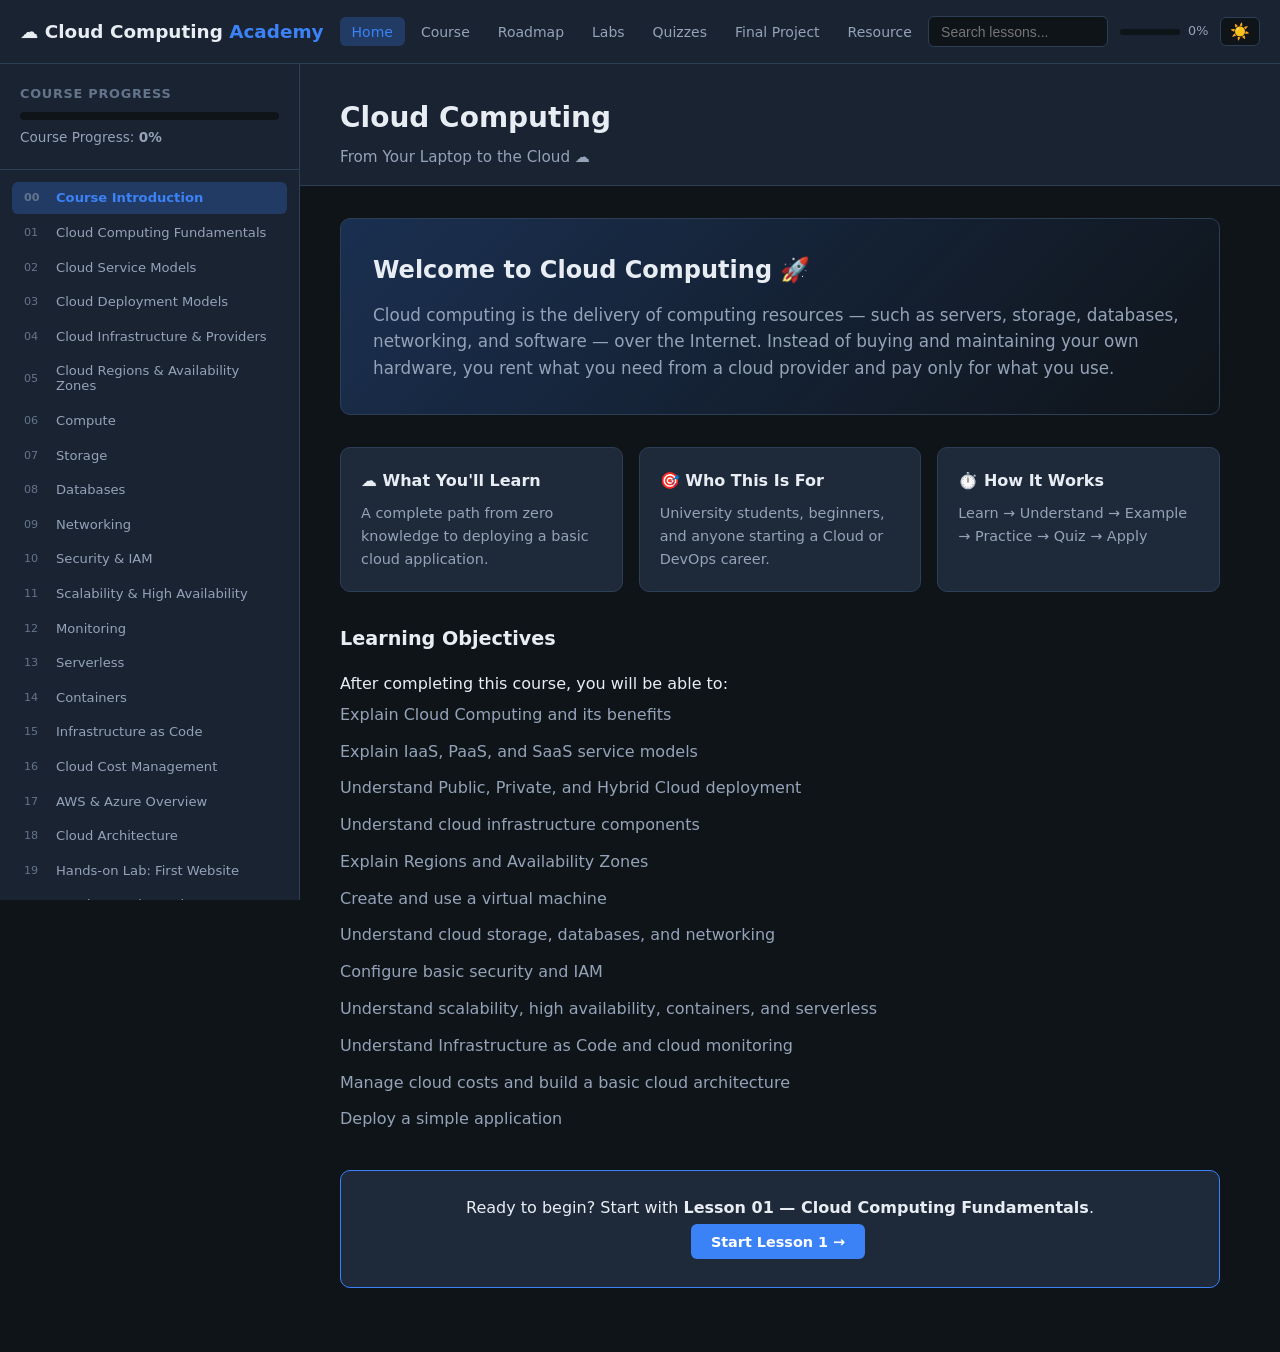
<file: Workshop/cloud-course/index.html>
<!DOCTYPE html>
<html lang="en" data-theme="dark">
<head>
  <meta charset="UTF-8">
  <meta name="viewport" content="width=device-width, initial-scale=1.0">
  <meta name="description" content="Cloud Computing Academy — A complete interactive course from zero to intermediate level. Learn IaaS, PaaS, SaaS, AWS, Azure, Docker, Kubernetes, and more.">
  <title>Cloud Computing Academy ☁️</title>
  <link rel="stylesheet" href="css/style.css">
</head>
<body>
  <header class="site-header" role="banner">
    <button class="menu-toggle" id="sidebarToggle" aria-label="Toggle course menu" aria-expanded="false">☰</button>
    <a href="#home" class="logo" aria-label="Cloud Computing Academy home">☁️ Cloud Computing <span>Academy</span></a>

    <nav class="main-nav" aria-label="Main navigation">
      <button class="nav-link active" data-nav="home">Home</button>
      <button class="nav-link" data-nav="course">Course</button>
      <button class="nav-link" data-nav="roadmap">Roadmap</button>
      <button class="nav-link" data-nav="labs">Labs</button>
      <button class="nav-link" data-nav="quizzes">Quizzes</button>
      <button class="nav-link" data-nav="project">Final Project</button>
      <button class="nav-link" data-nav="resources">Resources</button>
    </nav>

    <div class="header-actions">
      <div class="search-box">
        <input type="search" id="searchInput" placeholder="Search lessons..." aria-label="Search lessons">
        <div class="search-results hidden" id="searchResults" role="listbox" aria-label="Search results"></div>
      </div>
      <div class="progress-badge" aria-label="Course progress">
        <div class="progress-mini" role="progressbar" aria-valuemin="0" aria-valuemax="100" aria-valuenow="0">
          <div class="progress-mini-fill" id="progressBar"></div>
        </div>
        <span id="progressHeader">0%</span>
      </div>
      <button class="icon-btn" id="themeToggle" aria-label="Switch to light mode">☀️</button>
    </div>
  </header>

  <div class="app-layout">
    <aside class="sidebar" id="sidebar" role="navigation" aria-label="Course sections">
      <div class="sidebar-progress">
        <h3>Course Progress</h3>
        <div class="progress-bar-wrap" role="progressbar" aria-valuemin="0" aria-valuemax="100" aria-valuenow="0" aria-label="Overall course progress">
          <div class="progress-bar" id="progressBarSidebar"></div>
        </div>
        <p class="progress-label">Course Progress: <strong id="progressText">0%</strong></p>
      </div>
      <nav class="sidebar-nav" id="sidebarNav" aria-label="Lesson list"></nav>
    </aside>

    <div class="overlay" id="overlay" aria-hidden="true"></div>

    <main class="main-area" role="main">
      <header class="content-header">
        <h1 id="lessonTitle">Cloud Computing</h1>
        <p id="lessonSubtitle">From Your Laptop to the Cloud ☁️</p>
      </header>
      <article class="main-content" id="mainContent" aria-live="polite">
        <p>Loading course content...</p>
      </article>
    </main>
  </div>

  <script src="js/progress.js"></script>
  <script src="js/quizzes.js"></script>
  <script src="js/lessons.js"></script>
  <script src="js/app.js"></script>
</body>
</html>
</file>
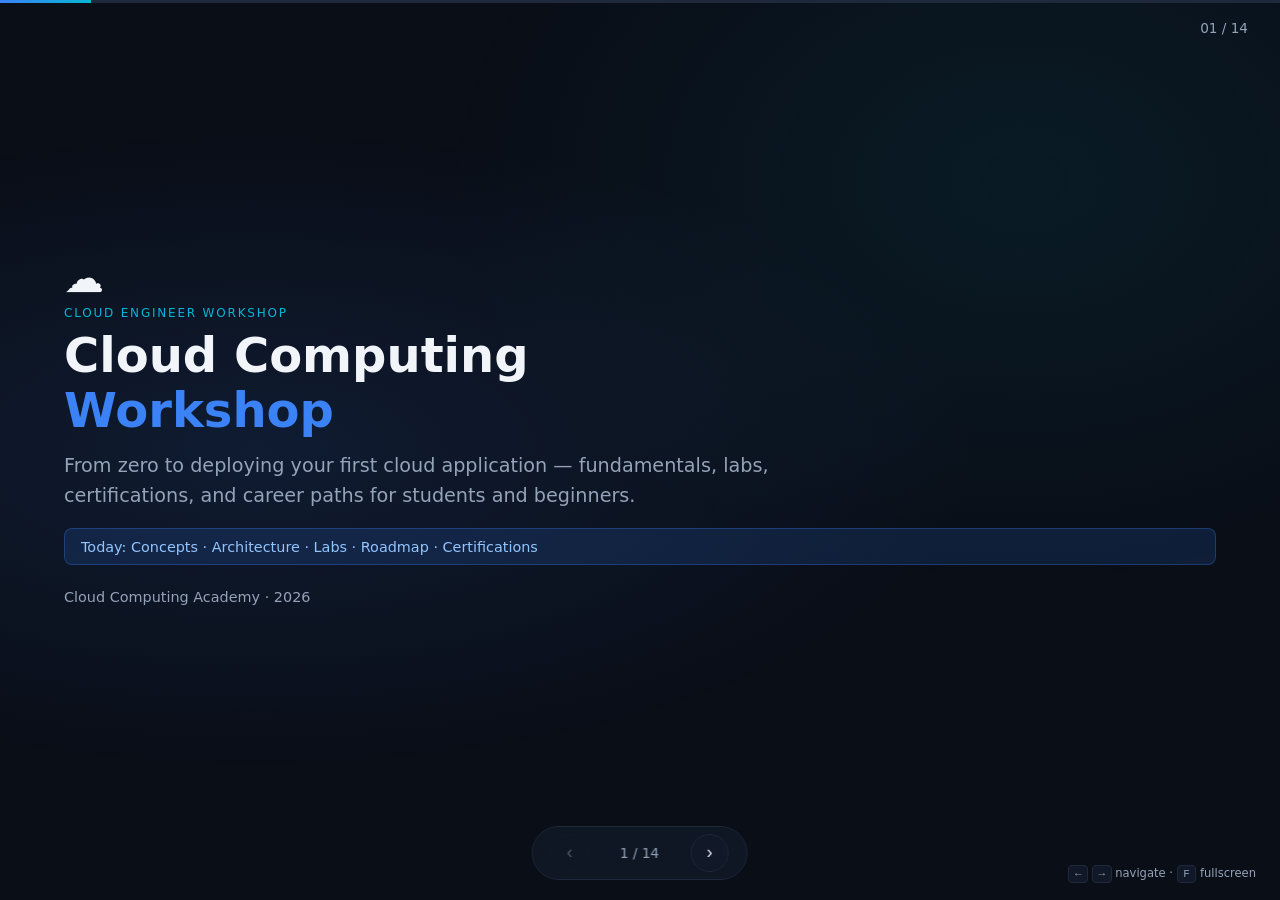
<file: Workshop/cloud-course/islide.htm>
<!DOCTYPE html>
<html lang="en">
<head>
  <meta charset="UTF-8">
  <meta name="viewport" content="width=device-width, initial-scale=1.0">
  <title>Cloud Computing Workshop — Presentation</title>
  <style>
    *, *::before, *::after { box-sizing: border-box; margin: 0; padding: 0; }

    :root {
      --bg: #0a0e17;
      --bg-card: #111827;
      --accent: #3b82f6;
      --accent2: #06b6d4;
      --text: #f1f5f9;
      --muted: #94a3b8;
      --border: #1e293b;
      --success: #22c55e;
      --warning: #f59e0b;
      --purple: #a855f7;
      --orange: #f97316;
    }

    html, body {
      height: 100%;
      font-family: 'Segoe UI', system-ui, sans-serif;
      background: var(--bg);
      color: var(--text);
      overflow: hidden;
    }

    body::before {
      content: '';
      position: fixed;
      inset: 0;
      background:
        radial-gradient(ellipse at 20% 50%, rgba(59,130,246,0.12) 0%, transparent 50%),
        radial-gradient(ellipse at 80% 20%, rgba(6,182,212,0.08) 0%, transparent 40%);
      pointer-events: none;
      z-index: 0;
    }

    .deck { position: relative; width: 100vw; height: 100vh; z-index: 1; }

    .slide {
      position: absolute;
      inset: 0;
      display: flex;
      flex-direction: column;
      justify-content: center;
      padding: 2.5rem 4rem 5rem;
      opacity: 0;
      visibility: hidden;
      transform: translateX(40px);
      transition: opacity 0.45s ease, transform 0.45s ease, visibility 0.45s;
      overflow-y: auto;
    }

    .slide.active { opacity: 1; visibility: visible; transform: translateX(0); }

    .slide-num {
      position: absolute;
      top: 1.25rem;
      right: 2rem;
      font-size: 0.85rem;
      color: var(--muted);
    }

    .slide-label {
      font-size: 0.75rem;
      text-transform: uppercase;
      letter-spacing: 0.15em;
      color: var(--accent2);
      margin-bottom: 0.5rem;
    }

    h1 { font-size: clamp(2rem, 5vw, 3rem); font-weight: 800; line-height: 1.15; margin-bottom: 0.75rem; }
    h1 span { color: var(--accent); }
    h2 { font-size: clamp(1.4rem, 3vw, 2.1rem); font-weight: 700; margin-bottom: 1rem; }

    .subtitle { font-size: clamp(0.95rem, 1.8vw, 1.2rem); color: var(--muted); max-width: 720px; line-height: 1.6; }
    .meta { margin-top: 1.5rem; font-size: 0.9rem; color: var(--muted); }

    ul.bullets { list-style: none; margin-top: 0.75rem; }
    ul.bullets li {
      padding: 0.4rem 0;
      padding-left: 1.5rem;
      position: relative;
      font-size: clamp(0.88rem, 1.6vw, 1.05rem);
      color: #cbd5e1;
      line-height: 1.45;
    }
    ul.bullets li::before { content: '▸'; position: absolute; left: 0; color: var(--accent); font-weight: bold; }

    .grid-2 { display: grid; grid-template-columns: 1fr 1fr; gap: 1rem; margin-top: 1rem; max-width: 960px; }
    .grid-3 { display: grid; grid-template-columns: repeat(3, 1fr); gap: 0.85rem; margin-top: 1rem; max-width: 1000px; }
    .grid-4 { display: grid; grid-template-columns: repeat(4, 1fr); gap: 0.75rem; margin-top: 1rem; max-width: 1000px; }

    .card {
      background: var(--bg-card);
      border: 1px solid var(--border);
      border-radius: 10px;
      padding: 1rem 1.15rem;
    }
    .card h3 { font-size: 0.95rem; margin-bottom: 0.4rem; color: var(--accent); }
    .card h4 { font-size: 0.88rem; margin-bottom: 0.35rem; color: var(--text); }
    .card p, .card li { font-size: 0.82rem; color: var(--muted); line-height: 1.45; }
    .card ul { list-style: none; margin-top: 0.3rem; }
    .card ul li { padding: 0.15rem 0; font-size: 0.8rem; }

    .diagram {
      background: #0d1117;
      border: 1px solid var(--border);
      border-radius: 10px;
      padding: 1rem 1.25rem;
      font-family: 'Cascadia Code', Consolas, monospace;
      font-size: 0.78rem;
      line-height: 1.5;
      color: var(--accent2);
      white-space: pre;
      margin-top: 0.75rem;
    }

    table { border-collapse: collapse; margin-top: 0.75rem; font-size: 0.82rem; width: 100%; max-width: 900px; }
    th, td { border: 1px solid var(--border); padding: 0.5rem 0.75rem; text-align: left; }
    th { background: var(--bg-card); color: var(--text); font-weight: 600; }
    td { color: var(--muted); }

    .highlight {
      display: inline-block;
      background: rgba(59,130,246,0.15);
      border: 1px solid rgba(59,130,246,0.3);
      border-radius: 8px;
      padding: 0.6rem 1rem;
      margin-top: 1rem;
      font-size: 0.9rem;
      color: #93c5fd;
    }

    .emoji-big { font-size: 2.5rem; margin-bottom: 0.35rem; }

    /* ── Charts ── */
    .chart-box {
      background: var(--bg-card);
      border: 1px solid var(--border);
      border-radius: 12px;
      padding: 1.25rem;
      margin-top: 0.75rem;
    }
    .chart-title { font-size: 0.8rem; color: var(--muted); margin-bottom: 1rem; text-transform: uppercase; letter-spacing: 0.08em; }

    .bar-chart { display: flex; flex-direction: column; gap: 0.65rem; }
    .bar-row { display: flex; align-items: center; gap: 0.75rem; }
    .bar-label { width: 110px; font-size: 0.78rem; color: var(--muted); text-align: right; flex-shrink: 0; }
    .bar-track { flex: 1; height: 22px; background: var(--bg); border-radius: 4px; overflow: hidden; }
    .bar-fill {
      height: 100%;
      border-radius: 4px;
      display: flex;
      align-items: center;
      padding-left: 8px;
      font-size: 0.7rem;
      font-weight: 600;
      color: #fff;
      animation: growBar 1s ease forwards;
      width: 0;
    }
    @keyframes growBar { to { width: var(--w); } }
    .bar-fill.aws { background: linear-gradient(90deg, #ff9900, #ffb84d); }
    .bar-fill.azure { background: linear-gradient(90deg, #0078d4, #50a0e8); }
    .bar-fill.gcp { background: linear-gradient(90deg, #4285f4, #6fa8f7); }
    .bar-fill.other { background: linear-gradient(90deg, #64748b, #94a3b8); }
    .bar-fill.cloud { background: linear-gradient(90deg, var(--accent), var(--accent2)); }
    .bar-fill.green { background: linear-gradient(90deg, var(--success), #4ade80); }

    .stack-chart {
      display: flex;
      height: 200px;
      gap: 1.5rem;
      align-items: flex-end;
      justify-content: center;
      padding: 0 1rem;
    }
    .stack-col { display: flex; flex-direction: column; align-items: center; gap: 0.5rem; flex: 1; max-width: 100px; }
    .stack-bar {
      width: 100%;
      border-radius: 6px 6px 0 0;
      display: flex;
      flex-direction: column-reverse;
      overflow: hidden;
      min-height: 40px;
    }
    .stack-seg { width: 100%; display: flex; align-items: center; justify-content: center; font-size: 0.65rem; font-weight: 600; color: #fff; }
    .stack-seg.app { background: #3b82f6; }
    .stack-seg.runtime { background: #8b5cf6; }
    .stack-seg.os { background: #06b6d4; }
    .stack-seg.infra { background: #22c55e; }
    .stack-name { font-size: 0.8rem; font-weight: 600; color: var(--text); }
    .stack-legend { display: flex; flex-wrap: wrap; gap: 0.75rem; margin-top: 0.75rem; font-size: 0.72rem; color: var(--muted); }
    .stack-legend span::before { content: ''; display: inline-block; width: 10px; height: 10px; border-radius: 2px; margin-right: 4px; vertical-align: middle; }
    .leg-app::before { background: #3b82f6; }
    .leg-runtime::before { background: #8b5cf6; }
    .leg-os::before { background: #06b6d4; }
    .leg-infra::before { background: #22c55e; }

    /* Donut chart */
    .donut-wrap { display: flex; align-items: center; gap: 2rem; flex-wrap: wrap; }
    .donut {
      width: 140px;
      height: 140px;
      border-radius: 50%;
      background: conic-gradient(
        #ff9900 0deg 144deg,
        #0078d4 144deg 234deg,
        #4285f4 234deg 288deg,
        #64748b 288deg 360deg
      );
      position: relative;
      flex-shrink: 0;
    }
    .donut::after {
      content: 'Cloud\nMarket';
      white-space: pre;
      text-align: center;
      font-size: 0.7rem;
      font-weight: 700;
      color: var(--muted);
      position: absolute;
      inset: 28%;
      background: var(--bg-card);
      border-radius: 50%;
      display: flex;
      align-items: center;
      justify-content: center;
    }
    .donut-legend { display: flex; flex-direction: column; gap: 0.4rem; font-size: 0.8rem; }
    .donut-legend div { display: flex; align-items: center; gap: 0.5rem; color: var(--muted); }
    .dot { width: 10px; height: 10px; border-radius: 50%; flex-shrink: 0; }

    /* Roadmap flow */
    .roadmap-flow {
      display: flex;
      align-items: center;
      gap: 0;
      overflow-x: auto;
      padding: 0.5rem 0;
      max-width: 100%;
    }
    .road-step {
      background: var(--bg-card);
      border: 1px solid var(--border);
      border-radius: 10px;
      padding: 0.65rem 0.85rem;
      min-width: 100px;
      text-align: center;
      flex-shrink: 0;
    }
    .road-step .num { font-size: 0.65rem; color: var(--accent2); font-weight: 700; }
    .road-step .name { font-size: 0.75rem; font-weight: 600; margin-top: 0.2rem; }
    .road-arrow { color: var(--accent); font-size: 1.2rem; padding: 0 0.25rem; flex-shrink: 0; }

    .roadmap-vertical { max-width: 520px; }
    .rv-step {
      display: flex;
      gap: 1rem;
      align-items: flex-start;
      padding: 0.6rem 0;
      border-left: 2px solid var(--border);
      margin-left: 1rem;
      padding-left: 1.25rem;
      position: relative;
    }
    .rv-step::before {
      content: '';
      width: 12px;
      height: 12px;
      background: var(--accent);
      border-radius: 50%;
      position: absolute;
      left: -7px;
      top: 0.85rem;
    }
    .rv-step.final::before { background: var(--success); width: 14px; height: 14px; left: -8px; }
    .rv-step h4 { font-size: 0.9rem; margin-bottom: 0.15rem; }
    .rv-step p { font-size: 0.78rem; color: var(--muted); }

    /* Cert path */
    .cert-level {
      display: flex;
      align-items: stretch;
      gap: 0.75rem;
      margin-top: 0.75rem;
    }
    .cert-tier {
      flex: 1;
      background: var(--bg-card);
      border: 1px solid var(--border);
      border-radius: 10px;
      padding: 1rem;
      text-align: center;
      position: relative;
    }
    .cert-tier.featured { border-color: var(--accent); box-shadow: 0 0 20px rgba(59,130,246,0.15); }
    .cert-tier .tier-label { font-size: 0.65rem; text-transform: uppercase; letter-spacing: 0.1em; color: var(--accent2); }
    .cert-tier h4 { font-size: 0.9rem; margin: 0.4rem 0; }
    .cert-tier p { font-size: 0.75rem; color: var(--muted); }
    .cert-tier .badge-icon { font-size: 1.5rem; margin-bottom: 0.25rem; }

    .spec-card { border-top: 3px solid var(--accent); }
    .spec-card.devops { border-top-color: var(--orange); }
    .spec-card.security { border-top-color: var(--danger, #ef4444); }
    .spec-card.data { border-top-color: var(--purple); }
    .spec-card.arch { border-top-color: var(--success); }

    .two-col { display: grid; grid-template-columns: 1fr 1fr; gap: 1.5rem; align-items: start; max-width: 1000px; }

    .slide-content-wrap { max-width: 1000px; }

    /* Controls */
    .controls {
      position: fixed;
      bottom: 1.25rem;
      left: 50%;
      transform: translateX(-50%);
      display: flex;
      align-items: center;
      gap: 1rem;
      z-index: 100;
      background: rgba(17,24,39,0.92);
      border: 1px solid var(--border);
      border-radius: 99px;
      padding: 0.45rem 1.15rem;
      backdrop-filter: blur(12px);
    }
    .controls button {
      background: var(--bg-card);
      border: 1px solid var(--border);
      color: var(--text);
      width: 38px;
      height: 38px;
      border-radius: 50%;
      cursor: pointer;
      font-size: 1.1rem;
      transition: 0.2s;
    }
    .controls button:hover { border-color: var(--accent); color: var(--accent); }
    .controls button:disabled { opacity: 0.3; cursor: default; }
    #slideCounter { font-size: 0.85rem; color: var(--muted); min-width: 70px; text-align: center; }

    .progress-track { position: fixed; top: 0; left: 0; right: 0; height: 3px; background: var(--border); z-index: 100; }
    .progress-fill { height: 100%; background: linear-gradient(90deg, var(--accent), var(--accent2)); transition: width 0.4s ease; width: 5%; }

    .kbd-hint { position: fixed; bottom: 1.25rem; right: 1.5rem; font-size: 0.72rem; color: var(--muted); z-index: 100; }
    kbd { background: var(--bg-card); border: 1px solid var(--border); border-radius: 4px; padding: 0.1rem 0.35rem; font-size: 0.68rem; }

    @media (max-width: 900px) {
      .slide { padding: 2rem 1.25rem 5rem; }
      .grid-2, .grid-3, .grid-4, .two-col { grid-template-columns: 1fr; }
      .cert-level { flex-direction: column; }
      .kbd-hint { display: none; }
    }

    @media print {
      .controls, .progress-track, .kbd-hint, .slide-num { display: none; }
      .slide { position: relative; opacity: 1 !important; visibility: visible !important; transform: none !important; page-break-after: always; height: auto; min-height: 100vh; }
      body { overflow: visible; }
    }
  </style>
</head>
<body>

  <div class="progress-track"><div class="progress-fill" id="progressFill"></div></div>

  <div class="deck" id="deck">

    <!-- 1 Title -->
    <section class="slide active">
      <span class="slide-num"></span>
      <div class="emoji-big">☁️</div>
      <p class="slide-label">Cloud Engineer Workshop</p>
      <h1>Cloud Computing<br><span>Workshop</span></h1>
      <p class="subtitle">From zero to deploying your first cloud application — fundamentals, labs, certifications, and career paths for students and beginners.</p>
      <div class="highlight">Today: Concepts · Architecture · Labs · Roadmap · Certifications</div>
      <p class="meta">Cloud Computing Academy · 2026</p>
    </section>

    <!-- 2 What is Cloud + market chart -->
    <section class="slide">
      <span class="slide-num"></span>
      <p class="slide-label">Fundamentals</p>
      <h2>What Is Cloud Computing?</h2>
      <div class="two-col">
        <div>
          <p class="subtitle" style="margin-bottom:0.75rem">Delivery of servers, storage, databases, and networking over the Internet — on demand, pay-as-you-go.</p>
          <ul class="bullets">
            <li><strong>Rent</strong> instead of buying physical hardware</li>
            <li><strong>Scale</strong> resources up or down in minutes</li>
            <li>Provider manages data centers, power, cooling</li>
            <li><strong>Analogy:</strong> Electricity grid vs. own power plant</li>
          </ul>
        </div>
        <div class="chart-box">
          <div class="chart-title">Global Cloud Spending Growth ($ Billions)</div>
          <div class="bar-chart">
            <div class="bar-row"><span class="bar-label">2022</span><div class="bar-track"><div class="bar-fill cloud" style="--w:45%">$545B</div></div></div>
            <div class="bar-row"><span class="bar-label">2023</span><div class="bar-track"><div class="bar-fill cloud" style="--w:55%">$678B</div></div></div>
            <div class="bar-row"><span class="bar-label">2024</span><div class="bar-track"><div class="bar-fill cloud" style="--w:65%">$790B</div></div></div>
            <div class="bar-row"><span class="bar-label">2026 est.</span><div class="bar-track"><div class="bar-fill green" style="--w:80%">$950B+</div></div></div>
          </div>
          <p style="font-size:0.72rem;color:var(--muted);margin-top:0.5rem">Cloud is one of the fastest-growing areas in IT — high demand for skilled engineers.</p>
        </div>
      </div>
    </section>

    <!-- 3 Service models + stack chart -->
    <section class="slide">
      <span class="slide-num"></span>
      <p class="slide-label">Service Models</p>
      <h2>IaaS · PaaS · SaaS</h2>
      <div class="two-col">
        <div class="chart-box">
          <div class="chart-title">Shared Responsibility Model (who manages what)</div>
          <div class="stack-chart">
            <div class="stack-col">
              <div class="stack-bar" style="height:180px">
                <div class="stack-seg app" style="flex:1">App</div>
                <div class="stack-seg runtime" style="flex:1">Run</div>
                <div class="stack-seg os" style="flex:1">OS</div>
                <div class="stack-seg infra" style="flex:2">Infra</div>
              </div>
              <span class="stack-name">IaaS</span>
            </div>
            <div class="stack-col">
              <div class="stack-bar" style="height:180px">
                <div class="stack-seg app" style="flex:1">App</div>
                <div class="stack-seg runtime" style="flex:1">Run</div>
                <div class="stack-seg os" style="flex:1">OS</div>
                <div class="stack-seg infra" style="flex:2">Infra</div>
              </div>
              <span class="stack-name">PaaS</span>
            </div>
            <div class="stack-col">
              <div class="stack-bar" style="height:180px">
                <div class="stack-seg app" style="flex:0.2;background:#1e293b"></div>
                <div class="stack-seg app" style="flex:0.8">App</div>
                <div class="stack-seg runtime" style="flex:1">Run</div>
                <div class="stack-seg os" style="flex:1">OS</div>
                <div class="stack-seg infra" style="flex:2">Infra</div>
              </div>
              <span class="stack-name">SaaS</span>
            </div>
          </div>
          <div class="stack-legend">
            <span class="leg-app">Application</span>
            <span class="leg-runtime">Runtime</span>
            <span class="leg-os">Operating System</span>
            <span class="leg-infra">Infrastructure (Provider)</span>
          </div>
        </div>
        <div class="grid-1">
          <table>
            <thead><tr><th>Model</th><th>You Manage</th><th>Examples</th></tr></thead>
            <tbody>
              <tr><td><strong>IaaS</strong></td><td>OS, apps, config</td><td>EC2, Azure VMs</td></tr>
              <tr><td><strong>PaaS</strong></td><td>Application code</td><td>App Engine, Heroku</td></tr>
              <tr><td><strong>SaaS</strong></td><td>Just use the app</td><td>Gmail, Salesforce</td></tr>
            </tbody>
          </table>
        </div>
      </div>
    </section>

    <!-- 4 Providers + market share donut -->
    <section class="slide">
      <span class="slide-num"></span>
      <p class="slide-label">Cloud Providers</p>
      <h2>Major Cloud Providers</h2>
      <div class="two-col">
        <div class="chart-box">
          <div class="chart-title">Global Cloud Market Share (approx.)</div>
          <div class="donut-wrap">
            <div class="donut"></div>
            <div class="donut-legend">
              <div><span class="dot" style="background:#ff9900"></span> AWS — ~40%</div>
              <div><span class="dot" style="background:#0078d4"></span> Azure — ~25%</div>
              <div><span class="dot" style="background:#4285f4"></span> Google Cloud — ~15%</div>
              <div><span class="dot" style="background:#64748b"></span> Others — ~20%</div>
            </div>
          </div>
        </div>
        <div>
          <table>
            <thead><tr><th>Service</th><th>AWS</th><th>Azure</th><th>GCP</th></tr></thead>
            <tbody>
              <tr><td>Compute</td><td>EC2</td><td>VMs</td><td>Compute Engine</td></tr>
              <tr><td>Storage</td><td>S3</td><td>Blob</td><td>Cloud Storage</td></tr>
              <tr><td>Database</td><td>RDS</td><td>Azure SQL</td><td>Cloud SQL</td></tr>
              <tr><td>Network</td><td>VPC</td><td>VNet</td><td>VPC</td></tr>
              <tr><td>Serverless</td><td>Lambda</td><td>Functions</td><td>Cloud Functions</td></tr>
              <tr><td>Kubernetes</td><td>EKS</td><td>AKS</td><td>GKE</td></tr>
            </tbody>
          </table>
          <p class="highlight" style="font-size:0.82rem">Learn concepts once — they transfer across all providers.</p>
        </div>
      </div>
    </section>

    <!-- 5 Core services -->
    <section class="slide">
      <span class="slide-num"></span>
      <p class="slide-label">Building Blocks</p>
      <h2>Core Cloud Services</h2>
      <div class="grid-2">
        <div class="card"><h3>⚡ Compute</h3><p>VMs, containers, serverless — run your code</p><ul><li>EC2 · Azure VMs · Lambda</li></ul></div>
        <div class="card"><h3>💾 Storage</h3><p>Object, block, file — persist data</p><ul><li>S3 · Blob · EBS</li></ul></div>
        <div class="card"><h3>🗄️ Databases</h3><p>SQL and NoSQL managed databases</p><ul><li>RDS · Cosmos DB · DynamoDB</li></ul></div>
        <div class="card"><h3>🌐 Networking</h3><p>VPC, subnets, load balancers, firewalls</p><ul><li>VPC · Security Groups · NAT</li></ul></div>
      </div>
      <pre class="diagram" style="max-width:100%">Region → AZ A + AZ B  |  Public Subnet (LB) → Private Subnet (App + DB)</pre>
    </section>

    <!-- 6 Architecture -->
    <section class="slide">
      <span class="slide-num"></span>
      <p class="slide-label">Architecture</p>
      <h2>Typical Cloud Architecture</h2>
      <div class="two-col">
        <pre class="diagram">         Internet
            |
       DNS / CDN
            |
      Load Balancer
       /          \
  App Server    App Server
       \          /
        Database
            |
         Storage</pre>
        <div>
          <ul class="bullets">
            <li><strong>Public subnet</strong> — load balancer, bastion host</li>
            <li><strong>Private subnet</strong> — app servers, databases</li>
            <li><strong>Multi-AZ</strong> — survive data center failures</li>
            <li><strong>Auto Scaling</strong> — add/remove servers by demand</li>
          </ul>
          <div class="chart-box" style="margin-top:0.75rem">
            <div class="chart-title">Well-Architected Pillars</div>
            <div class="bar-chart">
              <div class="bar-row"><span class="bar-label">Security</span><div class="bar-track"><div class="bar-fill cloud" style="--w:95%"></div></div></div>
              <div class="bar-row"><span class="bar-label">Reliability</span><div class="bar-track"><div class="bar-fill green" style="--w:90%"></div></div></div>
              <div class="bar-row"><span class="bar-label">Performance</span><div class="bar-track"><div class="bar-fill cloud" style="--w:85%"></div></div></div>
              <div class="bar-row"><span class="bar-label">Cost</span><div class="bar-track"><div class="bar-fill azure" style="--w:80%"></div></div></div>
            </div>
          </div>
        </div>
      </div>
    </section>

    <!-- 7 Security -->
    <section class="slide">
      <span class="slide-num"></span>
      <p class="slide-label">Security</p>
      <h2>Security & IAM</h2>
      <pre class="diagram">User → Authentication → Authorization → Permission → Resource</pre>
      <div class="grid-2">
        <div class="card"><h3>IAM Components</h3><ul><li>Users, Groups, Roles</li><li>Policies (JSON permissions)</li><li>MFA — multi-factor auth</li><li>Least privilege principle</li></ul></div>
        <div class="card"><h3>Best Practices ✓</h3><ul><li>Enable MFA everywhere</li><li>Use roles, not access keys</li><li>Never commit secrets to Git</li><li>Encrypt data at rest & in transit</li></ul></div>
      </div>
    </section>

    <!-- 8 Modern cloud -->
    <section class="slide">
      <span class="slide-num"></span>
      <p class="slide-label">Modern Cloud</p>
      <h2>Containers, Serverless & IaC</h2>
      <div class="grid-3">
        <div class="card"><h3>🐳 Docker</h3><p>App + dependencies in portable containers</p><p style="font-family:monospace;font-size:0.75rem;color:#06b6d4;margin-top:0.4rem">docker build · docker run</p></div>
        <div class="card"><h3>☸️ Kubernetes</h3><p>Orchestrate containers at scale</p><p style="font-size:0.8rem;margin-top:0.4rem">Pods · Services · Ingress</p></div>
        <div class="card"><h3>📜 Terraform</h3><p>Infrastructure as Code</p><p style="font-family:monospace;font-size:0.75rem;color:#06b6d4;margin-top:0.4rem">init → plan → apply</p></div>
      </div>
      <div class="chart-box" style="max-width:600px;margin-top:1rem">
        <div class="chart-title">DevOps Adoption Impact</div>
        <div class="bar-chart">
          <div class="bar-row"><span class="bar-label">Deploy freq.</span><div class="bar-track"><div class="bar-fill green" style="--w:88%">+200%</div></div></div>
          <div class="bar-row"><span class="bar-label">Recovery time</span><div class="bar-track"><div class="bar-fill cloud" style="--w:75%">-60%</div></div></div>
          <div class="bar-row"><span class="bar-label">Change failure</span><div class="bar-track"><div class="bar-fill azure" style="--w:65%">-40%</div></div></div>
        </div>
      </div>
    </section>

    <!-- 9 Labs -->
    <section class="slide">
      <span class="slide-num"></span>
      <p class="slide-label">Hands-on</p>
      <h2>Today's Workshop Labs</h2>
      <div class="grid-3">
        <div class="card"><h3>Lab 1 🖥️</h3><p><strong>First Website</strong></p><ul><li>Create cloud VM</li><li>SSH + install Nginx</li><li>Publish HTML page</li></ul></div>
        <div class="card"><h3>Lab 2 🐳</h3><p><strong>Docker App</strong></p><ul><li>Write Dockerfile</li><li>Build & run container</li><li>Expose port 8080</li></ul></div>
        <div class="card"><h3>Lab 3 📜</h3><p><strong>Terraform IaC</strong></p><ul><li>Write .tf config</li><li>plan & apply</li><li>destroy safely</li></ul></div>
      </div>
      <p class="highlight">📂 Use <strong>index.html</strong> (Cloud Computing Academy) for full course, quizzes & simulated terminal.</p>
    </section>

    <!-- 10 Career Roadmap -->
    <section class="slide">
      <span class="slide-num"></span>
      <p class="slide-label">Career Path</p>
      <h2>Cloud Career Roadmap</h2>
      <div class="roadmap-flow">
        <div class="road-step"><div class="num">01</div><div class="name">Fundamentals</div></div>
        <span class="road-arrow">→</span>
        <div class="road-step"><div class="num">02</div><div class="name">Linux</div></div>
        <span class="road-arrow">→</span>
        <div class="road-step"><div class="num">03</div><div class="name">Networking</div></div>
        <span class="road-arrow">→</span>
        <div class="road-step"><div class="num">04</div><div class="name">Git</div></div>
        <span class="road-arrow">→</span>
        <div class="road-step"><div class="num">05</div><div class="name">AWS/Azure</div></div>
        <span class="road-arrow">→</span>
        <div class="road-step"><div class="num">06</div><div class="name">Docker</div></div>
        <span class="road-arrow">→</span>
        <div class="road-step"><div class="num">07</div><div class="name">Kubernetes</div></div>
        <span class="road-arrow">→</span>
        <div class="road-step"><div class="num">08</div><div class="name">Terraform</div></div>
        <span class="road-arrow">→</span>
        <div class="road-step"><div class="num">09</div><div class="name">CI/CD</div></div>
        <span class="road-arrow">→</span>
        <div class="road-step" style="border-color:var(--success)"><div class="num">🎯</div><div class="name">Cloud Engineer</div></div>
      </div>
      <div class="two-col" style="margin-top:1rem">
        <div class="roadmap-vertical">
          <div class="rv-step"><h4>Cloud Fundamentals</h4><p>IaaS/PaaS/SaaS, deployment models — this workshop & course</p></div>
          <div class="rv-step"><h4>Linux & Networking</h4><p>CLI, SSH, TCP/IP, DNS, firewalls, load balancing</p></div>
          <div class="rv-step"><h4>Cloud Provider Deep Dive</h4><p>Pick AWS or Azure, build projects, pursue certification</p></div>
          <div class="rv-step"><h4>DevOps Toolchain</h4><p>Docker, K8s, Terraform, CI/CD pipelines</p></div>
          <div class="rv-step final"><h4>Cloud / DevOps Engineer</h4><p>Design, deploy, and operate production cloud systems</p></div>
        </div>
        <div class="chart-box">
          <div class="chart-title">Average Cloud Role Salaries (USD, approximate)</div>
          <div class="bar-chart">
            <div class="bar-row"><span class="bar-label">Cloud Support</span><div class="bar-track"><div class="bar-fill cloud" style="--w:35%">$55–70K</div></div></div>
            <div class="bar-row"><span class="bar-label">Cloud Engineer</span><div class="bar-track"><div class="bar-fill green" style="--w:55%">$90–120K</div></div></div>
            <div class="bar-row"><span class="bar-label">DevOps Engineer</span><div class="bar-track"><div class="bar-fill azure" style="--w:60%">$100–130K</div></div></div>
            <div class="bar-row"><span class="bar-label">Solutions Architect</span><div class="bar-track"><div class="bar-fill aws" style="--w:70%">$120–160K</div></div></div>
          </div>
        </div>
      </div>
    </section>

    <!-- 11 Cloud Specializations -->
    <section class="slide">
      <span class="slide-num"></span>
      <p class="slide-label">Specializations</p>
      <h2>Cloud Career Specializations</h2>
      <p class="subtitle" style="margin-bottom:0.5rem">After fundamentals, choose a path based on your interests and strengths.</p>
      <div class="grid-4">
        <div class="card spec-card arch">
          <h3>🏗️ Solutions Architect</h3>
          <p>Design scalable, secure cloud systems</p>
          <ul><li>VPC, HA, multi-tier apps</li><li>Cost optimization</li><li>AWS SAA · Azure AZ-305</li></ul>
        </div>
        <div class="card spec-card devops">
          <h3>⚙️ DevOps Engineer</h3>
          <p>Automate build, deploy, monitor</p>
          <ul><li>CI/CD, Docker, K8s</li><li>Terraform, Ansible</li><li>AWS DOP · AZ-400</li></ul>
        </div>
        <div class="card spec-card security">
          <h3>🔒 Cloud Security</h3>
          <p>Protect cloud workloads & data</p>
          <ul><li>IAM, encryption, compliance</li><li>SIEM, zero trust</li><li>AWS SCS · AZ-500</li></ul>
        </div>
        <div class="card spec-card data">
          <h3>📊 Cloud Data / ML</h3>
          <p>Data pipelines & AI on cloud</p>
          <ul><li>BigQuery, Synapse, S3</li><li>Spark, ML services</li><li>AWS Data · DP-203</li></ul>
        </div>
      </div>
      <table style="margin-top:1rem">
        <thead><tr><th>Specialization</th><th>Key Skills</th><th>Typical Certifications</th></tr></thead>
        <tbody>
          <tr><td>Cloud Administrator</td><td>VMs, IAM, monitoring, backups</td><td>AWS SysOps · AZ-104</td></tr>
          <tr><td>Site Reliability (SRE)</td><td>SLAs, incident response, automation</td><td>CKA · GCP Professional</td></tr>
          <tr><td>Network Engineer</td><td>VPC, VPN, load balancers, DNS</td><td>AWS Advanced Networking</td></tr>
          <tr><td>Platform Engineer</td><td>Internal dev platforms, K8s, GitOps</td><td>CKA · Terraform Associate</td></tr>
        </tbody>
      </table>
    </section>

    <!-- 12 Certification Roadmap -->
    <section class="slide">
      <span class="slide-num"></span>
      <p class="slide-label">Certifications</p>
      <h2>Certification Roadmap</h2>
      <div class="cert-level">
        <div class="cert-tier featured">
          <div class="badge-icon">🎓</div>
          <div class="tier-label">Workshop / Course</div>
          <h4>Cloud Computing Fundamentals</h4>
          <p>Complete lessons + final exam (70%+) in Cloud Computing Academy</p>
          <p style="color:var(--success);margin-top:0.4rem;font-size:0.72rem">✓ Free · Self-paced · Certificate included</p>
        </div>
        <div class="cert-tier">
          <div class="badge-icon">📗</div>
          <div class="tier-label">Foundational</div>
          <h4>Cloud Practitioner</h4>
          <p>AWS CLF-C02 · Azure AZ-900 · GCP Digital Leader</p>
          <p style="margin-top:0.4rem;font-size:0.72rem">Best first vendor cert</p>
        </div>
        <div class="cert-tier">
          <div class="badge-icon">📘</div>
          <div class="tier-label">Associate</div>
          <h4>Cloud Associate</h4>
          <p>AWS SAA / DVA · Azure AZ-104 · GCP ACE</p>
          <p style="margin-top:0.4rem;font-size:0.72rem">Job-ready level</p>
        </div>
        <div class="cert-tier">
          <div class="badge-icon">📕</div>
          <div class="tier-label">Professional</div>
          <h4>Expert Level</h4>
          <p>AWS SAP / DevOps Pro · Azure AZ-305 · GCP PCA</p>
          <p style="margin-top:0.4rem;font-size:0.72rem">Senior roles</p>
        </div>
      </div>
      <pre class="diagram" style="max-width:100%;margin-top:1rem">Workshop Cert → Cloud Practitioner (AZ-900/CLF) → Associate (AZ-104/SAA) → Professional → Specialization</pre>
      <table style="margin-top:0.75rem">
        <thead><tr><th>Provider</th><th>Entry</th><th>Associate</th><th>Professional</th></tr></thead>
        <tbody>
          <tr><td><strong>AWS</strong></td><td>Cloud Practitioner</td><td>Solutions Architect Assoc.</td><td>Solutions Architect Pro</td></tr>
          <tr><td><strong>Azure</strong></td><td>AZ-900 Fundamentals</td><td>AZ-104 Administrator</td><td>AZ-305 Architect</td></tr>
          <tr><td><strong>Google Cloud</strong></td><td>Digital Leader</td><td>Cloud Engineer (ACE)</td><td>Cloud Architect (PCA)</td></tr>
        </tbody>
      </table>
    </section>

    <!-- 13 Workshop Certificate -->
    <section class="slide">
      <span class="slide-num"></span>
      <p class="slide-label">Your Certificate</p>
      <h2>Earn Your Workshop Certificate</h2>
      <div class="two-col">
        <div>
          <ul class="bullets">
            <li>Complete <strong>80%+</strong> of course lessons</li>
            <li>Pass the <strong>Final Exam</strong> with 70% or higher</li>
            <li>Finish hands-on labs (VM, Docker, Terraform)</li>
            <li>Generate printable certificate in the Academy</li>
          </ul>
          <div class="chart-box" style="margin-top:1rem">
            <div class="chart-title">Final Exam Score Levels</div>
            <div class="bar-chart">
              <div class="bar-row"><span class="bar-label">90–100%</span><div class="bar-track"><div class="bar-fill green" style="--w:100%">🏆 Cloud Champion</div></div></div>
              <div class="bar-row"><span class="bar-label">80–89%</span><div class="bar-track"><div class="bar-fill cloud" style="--w:85%">🚀 Excellent</div></div></div>
              <div class="bar-row"><span class="bar-label">70–79%</span><div class="bar-track"><div class="bar-fill azure" style="--w:75%">👍 Good — Cert unlocked</div></div></div>
              <div class="bar-row"><span class="bar-label">&lt;70%</span><div class="bar-track"><div class="bar-fill other" style="--w:50%">📚 Review & retry</div></div></div>
            </div>
          </div>
        </div>
        <div class="card" style="border:2px solid #c9a227;text-align:center;padding:2rem">
          <div style="font-size:2rem">🎓</div>
          <h3 style="color:#c9a227;margin:0.5rem 0">Certificate of Completion</h3>
          <p style="font-size:0.9rem;color:var(--text)"><strong>Cloud Computing Fundamentals</strong></p>
          <p style="font-size:0.8rem;margin-top:0.75rem">Awarded to students who complete the Cloud Computing Academy course and pass the final examination.</p>
          <p style="font-size:0.75rem;color:var(--muted);margin-top:1rem">Open <strong>certificate</strong> section in index.html → Generate Certificate</p>
        </div>
      </div>
    </section>

    <!-- 14 Closing -->
    <section class="slide">
      <span class="slide-num"></span>
      <div class="emoji-big">🚀</div>
      <p class="slide-label">Next Steps</p>
      <h2>Your Cloud Journey Starts Now</h2>
      <ul class="bullets">
        <li>Finish <strong>Cloud Computing Academy</strong> — lessons, quizzes, labs</li>
        <li>Create a free <strong>AWS / Azure</strong> account and practice</li>
        <li>Earn workshop certificate, then target <strong>AZ-900</strong> or <strong>AWS Cloud Practitioner</strong></li>
        <li>Choose a <strong>specialization</strong>: Architect, DevOps, Security, or Data</li>
        <li>Build portfolio projects and apply for <strong>Cloud / DevOps</strong> roles</li>
      </ul>
      <div class="highlight" style="font-size:1.1rem;margin-top:1.5rem">Questions? ☁️ Let's build in the cloud!</div>
      <p class="meta">Thank you for attending the Cloud Computing Workshop 🎓</p>
    </section>

  </div>

  <div class="controls">
    <button id="prevBtn" aria-label="Previous slide" disabled>‹</button>
    <span id="slideCounter">1 / 14</span>
    <button id="nextBtn" aria-label="Next slide">›</button>
  </div>

  <p class="kbd-hint"><kbd>←</kbd> <kbd>→</kbd> navigate · <kbd>F</kbd> fullscreen</p>

  <script>
    (function () {
      const slides = document.querySelectorAll('.slide');
      const total = slides.length;
      let current = 0;

      slides.forEach((s, i) => {
        const num = s.querySelector('.slide-num');
        if (num) num.textContent = String(i + 1).padStart(2, '0') + ' / ' + total;
      });

      const prevBtn = document.getElementById('prevBtn');
      const nextBtn = document.getElementById('nextBtn');
      const counter = document.getElementById('slideCounter');
      const progressFill = document.getElementById('progressFill');

      function goTo(index) {
        if (index < 0 || index >= total) return;
        slides[current].classList.remove('active');
        current = index;
        slides[current].classList.add('active');
        counter.textContent = (current + 1) + ' / ' + total;
        progressFill.style.width = ((current + 1) / total * 100) + '%';
        prevBtn.disabled = current === 0;
        nextBtn.disabled = current === total - 1;
        slides[current].scrollTop = 0;
      }

      prevBtn.addEventListener('click', () => goTo(current - 1));
      nextBtn.addEventListener('click', () => goTo(current + 1));

      document.addEventListener('keydown', e => {
        if (e.key === 'ArrowRight' || e.key === ' ' || e.key === 'PageDown') { e.preventDefault(); goTo(current + 1); }
        if (e.key === 'ArrowLeft' || e.key === 'PageUp') { e.preventDefault(); goTo(current - 1); }
        if (e.key === 'Home') goTo(0);
        if (e.key === 'End') goTo(total - 1);
        if (e.key === 'f' || e.key === 'F') {
          if (!document.fullscreenElement) document.documentElement.requestFullscreen();
          else document.exitFullscreen();
        }
      });

      let touchStartX = 0;
      document.addEventListener('touchstart', e => { touchStartX = e.touches[0].clientX; });
      document.addEventListener('touchend', e => {
        const diff = touchStartX - e.changedTouches[0].clientX;
        if (Math.abs(diff) > 50) goTo(diff > 0 ? current + 1 : current - 1);
      });

      goTo(0);
    })();
  </script>
</body>
</html>
</file>
<file: Workshop/cloud-course/css/style.css>
/* Cloud Computing Academy — Styles */
:root {
  --bg-primary: #0f1419;
  --bg-secondary: #1a2332;
  --bg-card: #1e2a3a;
  --bg-hover: #253447;
  --text-primary: #e8edf4;
  --text-secondary: #94a3b8;
  --text-muted: #64748b;
  --accent: #3b82f6;
  --accent-hover: #2563eb;
  --accent-glow: rgba(59, 130, 246, 0.25);
  --success: #22c55e;
  --warning: #f59e0b;
  --danger: #ef4444;
  --border: #2d3f56;
  --sidebar-width: 300px;
  --header-height: 64px;
  --radius: 10px;
  --radius-sm: 6px;
  --shadow: 0 4px 24px rgba(0, 0, 0, 0.35);
  --font: 'Segoe UI', system-ui, -apple-system, sans-serif;
  --font-mono: 'Cascadia Code', 'Fira Code', 'Consolas', monospace;
  --transition: 0.2s ease;
}

[data-theme="light"] {
  --bg-primary: #f1f5f9;
  --bg-secondary: #ffffff;
  --bg-card: #ffffff;
  --bg-hover: #e2e8f0;
  --text-primary: #0f172a;
  --text-secondary: #475569;
  --text-muted: #64748b;
  --border: #cbd5e1;
  --shadow: 0 4px 24px rgba(0, 0, 0, 0.08);
  --accent-glow: rgba(59, 130, 246, 0.15);
}

*, *::before, *::after { box-sizing: border-box; margin: 0; padding: 0; }

html { scroll-behavior: smooth; }

body {
  font-family: var(--font);
  background: var(--bg-primary);
  color: var(--text-primary);
  line-height: 1.6;
  min-height: 100vh;
}

/* ── Header ── */
.site-header {
  position: fixed;
  top: 0; left: 0; right: 0;
  height: var(--header-height);
  background: var(--bg-secondary);
  border-bottom: 1px solid var(--border);
  display: flex;
  align-items: center;
  padding: 0 1.25rem;
  gap: 1rem;
  z-index: 1000;
  backdrop-filter: blur(12px);
}

.logo {
  font-size: 1.15rem;
  font-weight: 700;
  color: var(--text-primary);
  white-space: nowrap;
  text-decoration: none;
}

.logo span { color: var(--accent); }

.main-nav {
  display: flex;
  gap: 0.25rem;
  flex: 1;
  overflow-x: auto;
  scrollbar-width: none;
}

.main-nav::-webkit-scrollbar { display: none; }

.nav-link {
  padding: 0.4rem 0.75rem;
  border-radius: var(--radius-sm);
  color: var(--text-secondary);
  text-decoration: none;
  font-size: 0.875rem;
  white-space: nowrap;
  transition: var(--transition);
  border: none;
  background: none;
  cursor: pointer;
  font-family: inherit;
}

.nav-link:hover, .nav-link.active {
  color: var(--accent);
  background: var(--accent-glow);
}

.header-actions {
  display: flex;
  align-items: center;
  gap: 0.75rem;
  margin-left: auto;
}

.search-box { position: relative; }

.search-box input {
  background: var(--bg-primary);
  border: 1px solid var(--border);
  border-radius: var(--radius-sm);
  padding: 0.4rem 0.75rem;
  color: var(--text-primary);
  font-size: 0.875rem;
  width: 180px;
  transition: var(--transition);
}

.search-box input:focus {
  outline: none;
  border-color: var(--accent);
  width: 220px;
}

.search-results {
  position: absolute;
  top: calc(100% + 4px);
  right: 0;
  width: 280px;
  background: var(--bg-card);
  border: 1px solid var(--border);
  border-radius: var(--radius);
  box-shadow: var(--shadow);
  max-height: 320px;
  overflow-y: auto;
  z-index: 1001;
}

.search-results.hidden { display: none; }

.search-result {
  display: block;
  width: 100%;
  text-align: left;
  padding: 0.6rem 1rem;
  border: none;
  background: none;
  color: var(--text-primary);
  cursor: pointer;
  font-family: inherit;
  font-size: 0.875rem;
  border-bottom: 1px solid var(--border);
  transition: var(--transition);
}

.search-result:hover { background: var(--bg-hover); }

.sr-type {
  display: block;
  font-size: 0.7rem;
  color: var(--accent);
  text-transform: uppercase;
  letter-spacing: 0.05em;
}

.progress-badge {
  display: flex;
  align-items: center;
  gap: 0.5rem;
  font-size: 0.8rem;
  color: var(--text-secondary);
  white-space: nowrap;
}

.progress-mini {
  width: 60px;
  height: 6px;
  background: var(--bg-primary);
  border-radius: 99px;
  overflow: hidden;
}

.progress-mini-fill {
  height: 100%;
  background: linear-gradient(90deg, var(--accent), #06b6d4);
  border-radius: 99px;
  transition: width 0.4s ease;
  width: 0%;
}

.icon-btn {
  background: var(--bg-primary);
  border: 1px solid var(--border);
  border-radius: var(--radius-sm);
  padding: 0.35rem 0.55rem;
  cursor: pointer;
  font-size: 1rem;
  transition: var(--transition);
  line-height: 1;
}

.icon-btn:hover { border-color: var(--accent); }

.menu-toggle {
  display: none;
  background: none;
  border: 1px solid var(--border);
  border-radius: var(--radius-sm);
  padding: 0.35rem 0.6rem;
  color: var(--text-primary);
  cursor: pointer;
  font-size: 1.2rem;
}

/* ── Layout ── */
.app-layout {
  display: flex;
  padding-top: var(--header-height);
  min-height: 100vh;
}

.sidebar {
  position: fixed;
  top: var(--header-height);
  left: 0;
  width: var(--sidebar-width);
  height: calc(100vh - var(--header-height));
  background: var(--bg-secondary);
  border-right: 1px solid var(--border);
  overflow-y: auto;
  z-index: 900;
  transition: transform 0.3s ease;
}

.sidebar-progress {
  padding: 1.25rem;
  border-bottom: 1px solid var(--border);
}

.sidebar-progress h3 {
  font-size: 0.8rem;
  text-transform: uppercase;
  letter-spacing: 0.06em;
  color: var(--text-muted);
  margin-bottom: 0.5rem;
}

.progress-bar-wrap {
  height: 8px;
  background: var(--bg-primary);
  border-radius: 99px;
  overflow: hidden;
}

.progress-bar {
  height: 100%;
  background: linear-gradient(90deg, var(--accent), #06b6d4);
  border-radius: 99px;
  transition: width 0.4s ease;
  width: 0%;
}

.progress-label {
  font-size: 0.85rem;
  color: var(--text-secondary);
  margin-top: 0.4rem;
}

.sidebar-nav {
  padding: 0.75rem;
  display: flex;
  flex-direction: column;
  gap: 2px;
}

.sidebar-link {
  display: flex;
  align-items: center;
  gap: 0.5rem;
  padding: 0.55rem 0.75rem;
  border-radius: var(--radius-sm);
  border: none;
  background: none;
  color: var(--text-secondary);
  font-size: 0.82rem;
  text-align: left;
  cursor: pointer;
  font-family: inherit;
  transition: var(--transition);
  width: 100%;
}

.sidebar-link:hover { background: var(--bg-hover); color: var(--text-primary); }
.sidebar-link.active { background: var(--accent-glow); color: var(--accent); font-weight: 600; }

.section-num {
  font-size: 0.7rem;
  color: var(--text-muted);
  min-width: 1.5rem;
}

.sidebar-link .check { color: var(--success); font-size: 0.75rem; }

.main-area {
  margin-left: var(--sidebar-width);
  flex: 1;
  min-width: 0;
}

.content-header {
  padding: 2rem 2.5rem 1rem;
  border-bottom: 1px solid var(--border);
  background: var(--bg-secondary);
}

.content-header h1 {
  font-size: 1.75rem;
  font-weight: 700;
  margin-bottom: 0.25rem;
}

.content-header p {
  color: var(--text-secondary);
  font-size: 0.95rem;
}

.main-content {
  padding: 2rem 2.5rem 4rem;
  max-width: 960px;
}

.overlay {
  display: none;
  position: fixed;
  inset: 0;
  background: rgba(0, 0, 0, 0.5);
  z-index: 850;
}

.overlay.active { display: block; }

/* ── Content components ── */
.welcome-banner {
  background: linear-gradient(135deg, var(--accent-glow), transparent);
  border: 1px solid var(--border);
  border-radius: var(--radius);
  padding: 2rem;
  margin-bottom: 2rem;
}

.welcome-banner h2 { font-size: 1.5rem; margin-bottom: 0.75rem; }

.lead { font-size: 1.05rem; color: var(--text-secondary); }

.card-grid {
  display: grid;
  grid-template-columns: repeat(auto-fit, minmax(240px, 1fr));
  gap: 1rem;
  margin: 1.5rem 0;
}

.card-grid-2 { grid-template-columns: repeat(auto-fit, minmax(300px, 1fr)); }
.card-grid-3 { grid-template-columns: repeat(auto-fit, minmax(200px, 1fr)); }

.card {
  background: var(--bg-card);
  border: 1px solid var(--border);
  border-radius: var(--radius);
  padding: 1.25rem;
  transition: var(--transition);
}

.card:hover { border-color: var(--accent); box-shadow: var(--shadow); }

.card h3, .card h4 { margin-bottom: 0.5rem; font-size: 1rem; }
.card p, .card li { color: var(--text-secondary); font-size: 0.9rem; }

.content-section { margin: 2rem 0; }
.content-section h3 { margin-bottom: 1rem; font-size: 1.2rem; }

.checklist { list-style: none; }
.checklist li { padding: 0.35rem 0; color: var(--text-secondary); }

.cta-box {
  background: var(--bg-card);
  border: 1px solid var(--accent);
  border-radius: var(--radius);
  padding: 1.5rem;
  text-align: center;
  margin-top: 2rem;
}

.question-box {
  font-size: 1.2rem;
  font-weight: 600;
  padding: 1rem;
  background: var(--accent-glow);
  border-left: 4px solid var(--accent);
  border-radius: var(--radius-sm);
  margin-bottom: 1rem;
}

.lesson-intro { margin-bottom: 1.5rem; }

/* ── Tabs ── */
.tabs { margin: 1.5rem 0; }

.tab-buttons {
  display: flex;
  gap: 0.25rem;
  border-bottom: 1px solid var(--border);
  margin-bottom: 1rem;
  overflow-x: auto;
}

.tab-btn {
  padding: 0.6rem 1rem;
  border: none;
  background: none;
  color: var(--text-secondary);
  cursor: pointer;
  font-family: inherit;
  font-size: 0.875rem;
  border-bottom: 2px solid transparent;
  transition: var(--transition);
  white-space: nowrap;
}

.tab-btn.active { color: var(--accent); border-bottom-color: var(--accent); }
.tab-btn:hover { color: var(--text-primary); }

.tab-panel { display: none; animation: fadeIn 0.3s ease; }
.tab-panel.active { display: block; }

@keyframes fadeIn { from { opacity: 0; transform: translateY(4px); } to { opacity: 1; transform: none; } }

/* ── Diagrams & Code ── */
.diagram {
  background: var(--bg-primary);
  border: 1px solid var(--border);
  border-radius: var(--radius);
  padding: 1.25rem;
  font-family: var(--font-mono);
  font-size: 0.82rem;
  line-height: 1.5;
  overflow-x: auto;
  color: #06b6d4;
  margin: 1rem 0;
  white-space: pre;
}

.code-block {
  position: relative;
  background: #0d1117;
  border: 1px solid var(--border);
  border-radius: var(--radius);
  padding: 1rem 1.25rem;
  margin: 0.75rem 0;
  overflow-x: auto;
}

.code-block code {
  font-family: var(--font-mono);
  font-size: 0.85rem;
  color: #e6edf3;
  white-space: pre-wrap;
}

.copy-btn {
  position: absolute;
  top: 0.5rem;
  right: 0.5rem;
  background: var(--bg-hover);
  border: 1px solid var(--border);
  color: var(--text-secondary);
  padding: 0.25rem 0.6rem;
  border-radius: var(--radius-sm);
  font-size: 0.75rem;
  cursor: pointer;
  transition: var(--transition);
}

.copy-btn:hover { color: var(--accent); border-color: var(--accent); }

.cmd-explain {
  font-size: 0.85rem;
  color: var(--text-muted);
  margin: -0.25rem 0 1rem;
  padding-left: 0.5rem;
  border-left: 2px solid var(--border);
}

/* ── Tables ── */
.data-table {
  width: 100%;
  border-collapse: collapse;
  margin: 1rem 0;
  font-size: 0.9rem;
}

.data-table th, .data-table td {
  padding: 0.75rem 1rem;
  border: 1px solid var(--border);
  text-align: left;
}

.data-table th {
  background: var(--bg-secondary);
  font-weight: 600;
  color: var(--text-primary);
}

.data-table td { color: var(--text-secondary); }

.comparison-table .you { background: rgba(59, 130, 246, 0.15); color: var(--accent); font-weight: 600; }
.comparison-table .provider { background: rgba(34, 197, 94, 0.12); color: var(--success); font-weight: 600; }

.table-note { font-size: 0.85rem; color: var(--text-muted); }

/* ── Alerts ── */
.alert {
  padding: 1rem 1.25rem;
  border-radius: var(--radius);
  margin: 1rem 0;
  font-size: 0.9rem;
}

.alert-info { background: rgba(59, 130, 246, 0.12); border: 1px solid rgba(59, 130, 246, 0.3); }
.alert-warning { background: rgba(245, 158, 11, 0.12); border: 1px solid rgba(245, 158, 11, 0.3); }
.alert-success { background: rgba(34, 197, 94, 0.12); border: 1px solid rgba(34, 197, 94, 0.3); }

/* ── Accordion ── */
.accordion details {
  background: var(--bg-card);
  border: 1px solid var(--border);
  border-radius: var(--radius);
  margin: 1rem 0;
}

.accordion summary {
  padding: 1rem 1.25rem;
  cursor: pointer;
  font-weight: 600;
  list-style: none;
}

.accordion summary::-webkit-details-marker { display: none; }
.accordion details[open] summary { border-bottom: 1px solid var(--border); }
.accordion details ul { padding: 1rem 1.25rem 1rem 2.5rem; color: var(--text-secondary); font-size: 0.9rem; }

/* ── Quiz ── */
.inline-quiz, .knowledge-check {
  background: var(--bg-card);
  border: 1px solid var(--border);
  border-radius: var(--radius);
  padding: 1.5rem;
  margin: 2rem 0;
}

.quiz-options {
  display: flex;
  flex-direction: column;
  gap: 0.5rem;
  margin: 1rem 0;
}

.quiz-opt {
  padding: 0.75rem 1rem;
  background: var(--bg-primary);
  border: 1px solid var(--border);
  border-radius: var(--radius-sm);
  color: var(--text-primary);
  text-align: left;
  cursor: pointer;
  font-family: inherit;
  font-size: 0.9rem;
  transition: var(--transition);
}

.quiz-opt:hover:not(:disabled) { border-color: var(--accent); background: var(--accent-glow); }
.quiz-opt:disabled { cursor: default; opacity: 0.7; }

.quiz-feedback {
  padding: 0.75rem 1rem;
  border-radius: var(--radius-sm);
  font-size: 0.9rem;
  margin-top: 0.5rem;
}

.quiz-feedback.hidden { display: none; }
.quiz-feedback.correct { background: rgba(34, 197, 94, 0.15); border: 1px solid var(--success); color: var(--success); }
.quiz-feedback.incorrect { background: rgba(239, 68, 68, 0.12); border: 1px solid var(--danger); color: var(--danger); }

.quiz-engine { max-width: 640px; }
.quiz-progress { font-size: 0.85rem; color: var(--text-muted); margin-bottom: 1rem; }
.quiz-category { font-size: 0.75rem; color: var(--accent); text-transform: uppercase; letter-spacing: 0.05em; }

.score-card {
  text-align: center;
  padding: 2rem;
  background: var(--bg-card);
  border: 1px solid var(--border);
  border-radius: var(--radius);
}

.score-percent {
  font-size: 3rem;
  font-weight: 700;
  color: var(--accent);
  margin: 0.5rem 0;
}

/* ── Buttons ── */
.btn {
  display: inline-flex;
  align-items: center;
  gap: 0.4rem;
  padding: 0.6rem 1.25rem;
  border-radius: var(--radius-sm);
  font-family: inherit;
  font-size: 0.9rem;
  font-weight: 600;
  cursor: pointer;
  border: none;
  transition: var(--transition);
  margin: 0.25rem 0.25rem 0.25rem 0;
}

.btn-primary { background: var(--accent); color: #fff; }
.btn-primary:hover { background: var(--accent-hover); }

.btn-secondary { background: var(--bg-hover); color: var(--text-primary); border: 1px solid var(--border); }
.btn-secondary:hover { border-color: var(--accent); }

.btn-success { background: var(--success); color: #fff; }
.btn-outline { background: transparent; color: var(--accent); border: 1px solid var(--accent); }
.btn-outline:hover { background: var(--accent-glow); }

/* ── Notes ── */
.notes-section {
  margin: 2rem 0;
  padding: 1.5rem;
  background: var(--bg-card);
  border: 1px solid var(--border);
  border-radius: var(--radius);
}

.notes-section textarea {
  width: 100%;
  min-height: 120px;
  background: var(--bg-primary);
  border: 1px solid var(--border);
  border-radius: var(--radius-sm);
  padding: 0.75rem;
  color: var(--text-primary);
  font-family: inherit;
  font-size: 0.9rem;
  resize: vertical;
  margin: 0.75rem 0;
}

.notes-section textarea:focus { outline: none; border-color: var(--accent); }

.save-status { font-size: 0.85rem; color: var(--success); margin-left: 0.5rem; }

/* ── Lesson actions ── */
.lesson-actions, .summary-section {
  margin: 2rem 0;
  padding: 1.5rem;
  background: var(--bg-card);
  border: 1px solid var(--border);
  border-radius: var(--radius);
}

.completed-badge {
  color: var(--success);
  font-weight: 600;
  font-size: 1rem;
  margin-bottom: 0.5rem;
}

/* ── Terminal ── */
.terminal-widget {
  background: #0d1117;
  border: 1px solid var(--border);
  border-radius: var(--radius);
  margin: 1.5rem 0;
  overflow: hidden;
}

.terminal-header {
  background: #161b22;
  padding: 0.5rem 1rem;
  font-size: 0.8rem;
  color: var(--text-muted);
  border-bottom: 1px solid var(--border);
}

.terminal-body {
  padding: 1rem;
  min-height: 160px;
  max-height: 280px;
  overflow-y: auto;
  font-family: var(--font-mono);
  font-size: 0.82rem;
}

.terminal-line { margin-bottom: 0.25rem; color: #e6edf3; }
.terminal-line.command { color: #79c0ff; }

.terminal-input-row {
  display: flex;
  align-items: center;
  padding: 0.5rem 1rem;
  border-top: 1px solid var(--border);
  background: #0d1117;
}

.terminal-prompt {
  font-family: var(--font-mono);
  font-size: 0.82rem;
  color: var(--success);
  white-space: nowrap;
}

.terminal-input {
  flex: 1;
  background: transparent;
  border: none;
  color: #e6edf3;
  font-family: var(--font-mono);
  font-size: 0.82rem;
  padding: 0.25rem 0.5rem;
  outline: none;
}

.terminal-hint {
  padding: 0.4rem 1rem 0.75rem;
  font-size: 0.75rem;
  color: var(--text-muted);
}

/* ── Badges ── */
.badge {
  display: inline-block;
  padding: 0.2rem 0.6rem;
  border-radius: 99px;
  font-size: 0.7rem;
  font-weight: 700;
  text-transform: uppercase;
  background: rgba(59, 130, 246, 0.2);
  color: var(--accent);
  margin-bottom: 0.5rem;
}

.badge-paas { background: rgba(168, 85, 247, 0.2); color: #a855f7; }
.badge-saas { background: rgba(34, 197, 94, 0.2); color: var(--success); }
.badge-lab { background: rgba(245, 158, 11, 0.2); color: var(--warning); }

.service-model-cards { display: flex; flex-direction: column; gap: 1rem; margin: 1.5rem 0; }
.model-card { border-left: 3px solid var(--accent); }

.provider-grid { display: grid; grid-template-columns: repeat(auto-fit, minmax(260px, 1fr)); gap: 1rem; margin: 1.5rem 0; }
.provider-grid ul { list-style: none; margin-top: 0.5rem; }
.provider-grid li { padding: 0.25rem 0; color: var(--text-secondary); font-size: 0.875rem; }

.compare-arch { display: grid; grid-template-columns: 1fr 1fr; gap: 1rem; margin: 1rem 0; }

.quote {
  border-left: 4px solid var(--accent);
  padding: 1rem 1.25rem;
  margin: 1rem 0;
  background: var(--accent-glow);
  border-radius: 0 var(--radius-sm) var(--radius-sm) 0;
  font-style: italic;
  color: var(--text-secondary);
}

.lab-header { margin-bottom: 1.5rem; }
.lab-steps { padding-left: 1.5rem; color: var(--text-secondary); }
.lab-steps li { margin-bottom: 0.75rem; }

/* ── Roadmap ── */
.roadmap { max-width: 560px; margin: 1rem auto; }

.roadmap-step {
  display: flex;
  gap: 1rem;
  background: var(--bg-card);
  border: 1px solid var(--border);
  border-radius: var(--radius);
  padding: 1rem 1.25rem;
  transition: var(--transition);
}

.roadmap-step:hover { border-color: var(--accent); }

.step-num {
  width: 36px;
  height: 36px;
  background: var(--accent-glow);
  color: var(--accent);
  border-radius: 50%;
  display: flex;
  align-items: center;
  justify-content: center;
  font-weight: 700;
  flex-shrink: 0;
}

.roadmap-arrow {
  text-align: center;
  color: var(--text-muted);
  padding: 0.25rem 0;
  font-size: 1.2rem;
}

.final-step { border-color: var(--accent); }

/* ── Glossary ── */
.glossary-search input {
  width: 100%;
  padding: 0.75rem 1rem;
  background: var(--bg-card);
  border: 1px solid var(--border);
  border-radius: var(--radius);
  color: var(--text-primary);
  font-size: 0.95rem;
  margin-bottom: 1rem;
}

.glossary-search input:focus { outline: none; border-color: var(--accent); }

.glossary-item {
  background: var(--bg-card);
  border: 1px solid var(--border);
  border-radius: var(--radius-sm);
  margin-bottom: 0.5rem;
}

.glossary-item summary {
  padding: 0.75rem 1rem;
  cursor: pointer;
  font-weight: 600;
  list-style: none;
}

.glossary-item summary::-webkit-details-marker { display: none; }
.glossary-item p { padding: 0 1rem 1rem; color: var(--text-secondary); font-size: 0.9rem; }

/* ── Certificate ── */
.certificate-preview {
  background: linear-gradient(135deg, #1e3a5f, #0f1419);
  border: 3px solid #c9a227;
  border-radius: var(--radius);
  padding: 3rem;
  text-align: center;
  margin: 2rem 0;
  max-width: 640px;
}

.cert-inner h2 { font-size: 2rem; margin-bottom: 0.5rem; }
.cert-inner h3 { font-size: 1.4rem; color: #c9a227; margin: 1rem 0; }
.cert-sub { color: var(--text-secondary); margin: 1rem 0; }
.cert-date, .cert-score { font-size: 0.9rem; color: var(--text-muted); }

.cert-generated { animation: certPop 0.5s ease; }

@keyframes certPop {
  0% { transform: scale(0.95); opacity: 0.5; }
  100% { transform: scale(1); opacity: 1; }
}

/* ── Print ── */
@media print {
  .site-header, .sidebar, .overlay, .menu-toggle, .lesson-actions, .btn { display: none !important; }
  .main-area { margin-left: 0; }
  .certificate-preview { border: 3px solid #000; background: #fff; color: #000; }
}

/* ── Responsive ── */
@media (max-width: 1024px) {
  .search-box input { width: 140px; }
  .search-box input:focus { width: 160px; }
  .main-nav { display: none; }
}

@media (max-width: 768px) {
  .menu-toggle { display: block; }

  .sidebar {
    transform: translateX(-100%);
  }

  .sidebar.open { transform: translateX(0); }

  .main-area { margin-left: 0; }

  .content-header, .main-content { padding: 1.25rem; }

  .compare-arch { grid-template-columns: 1fr; }

  .header-actions .progress-badge { display: none; }

  .search-box input { width: 120px; }
}

@media (max-width: 480px) {
  .logo { font-size: 1rem; }
  .card-grid { grid-template-columns: 1fr; }
}

/* ── Focus & A11y ── */
:focus-visible {
  outline: 2px solid var(--accent);
  outline-offset: 2px;
}

.no-results { padding: 1rem; color: var(--text-muted); font-size: 0.875rem; }

.hidden { display: none !important; }
</file>
